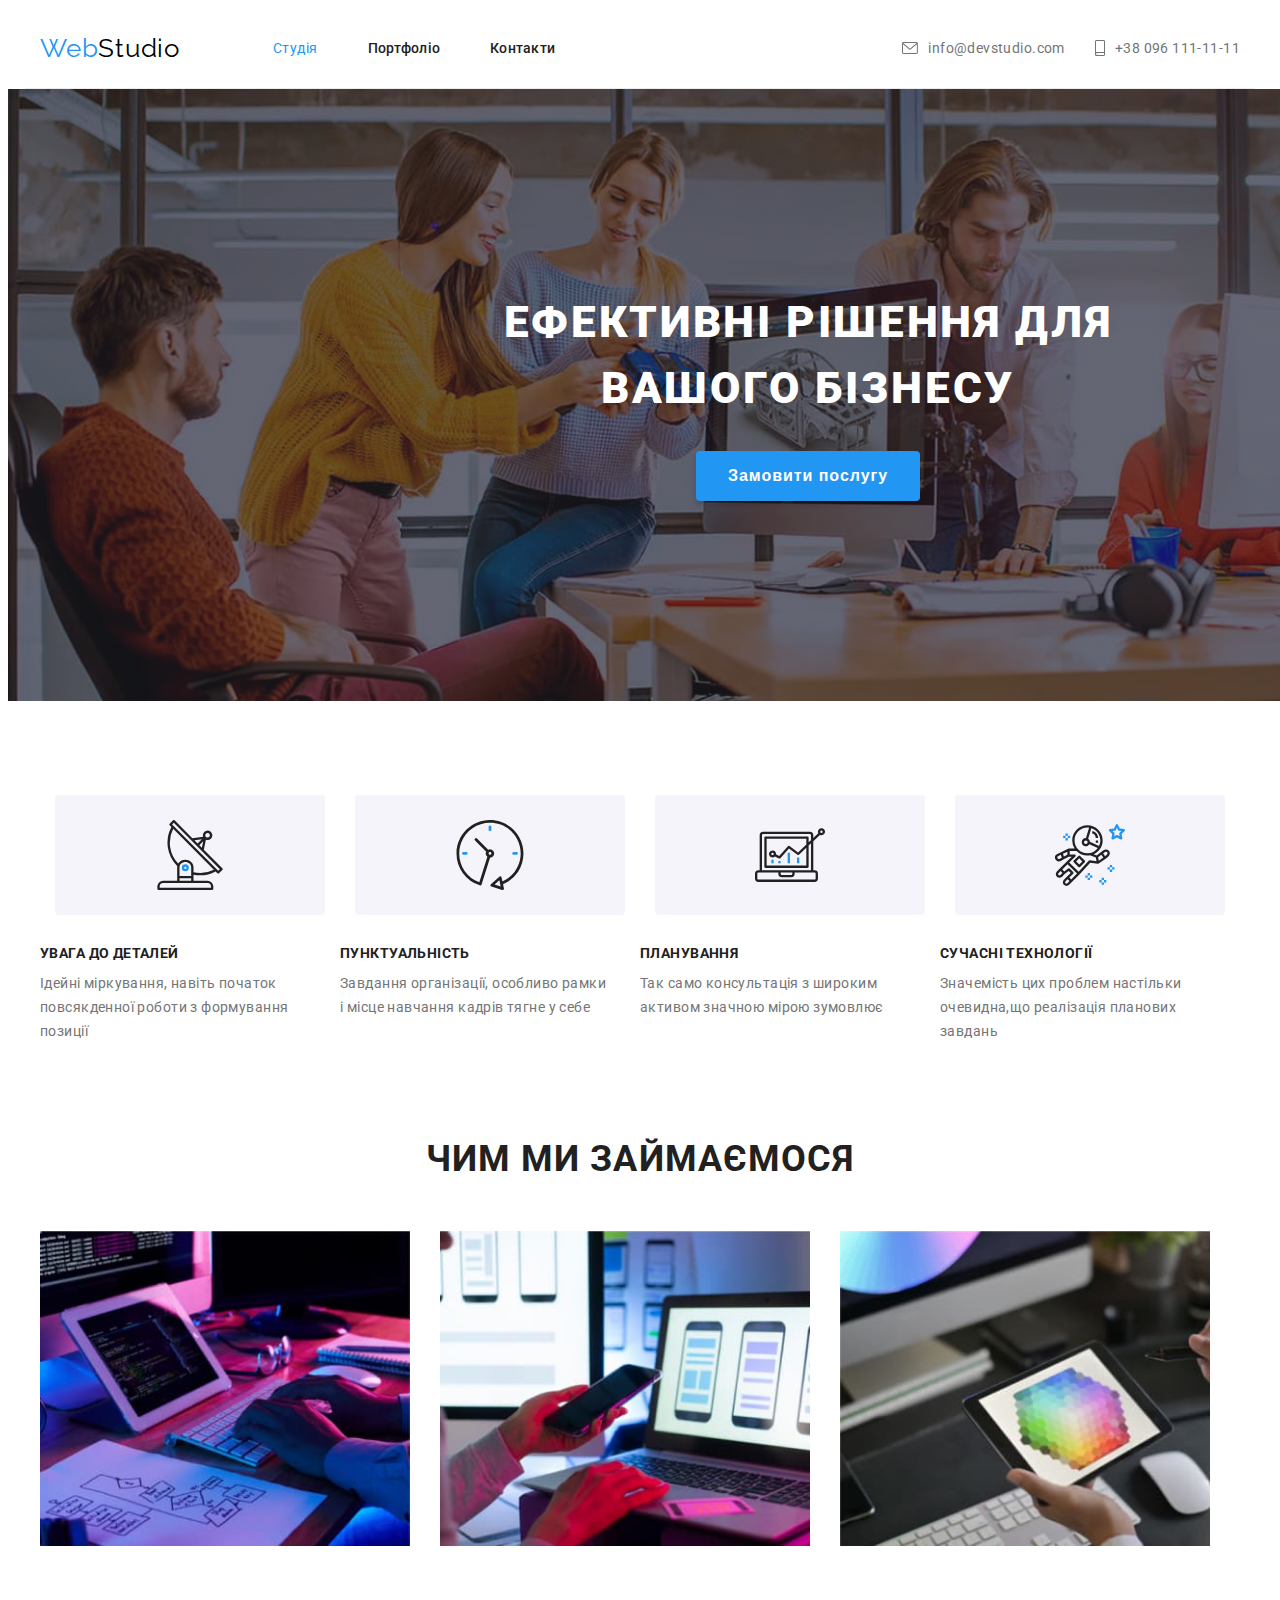
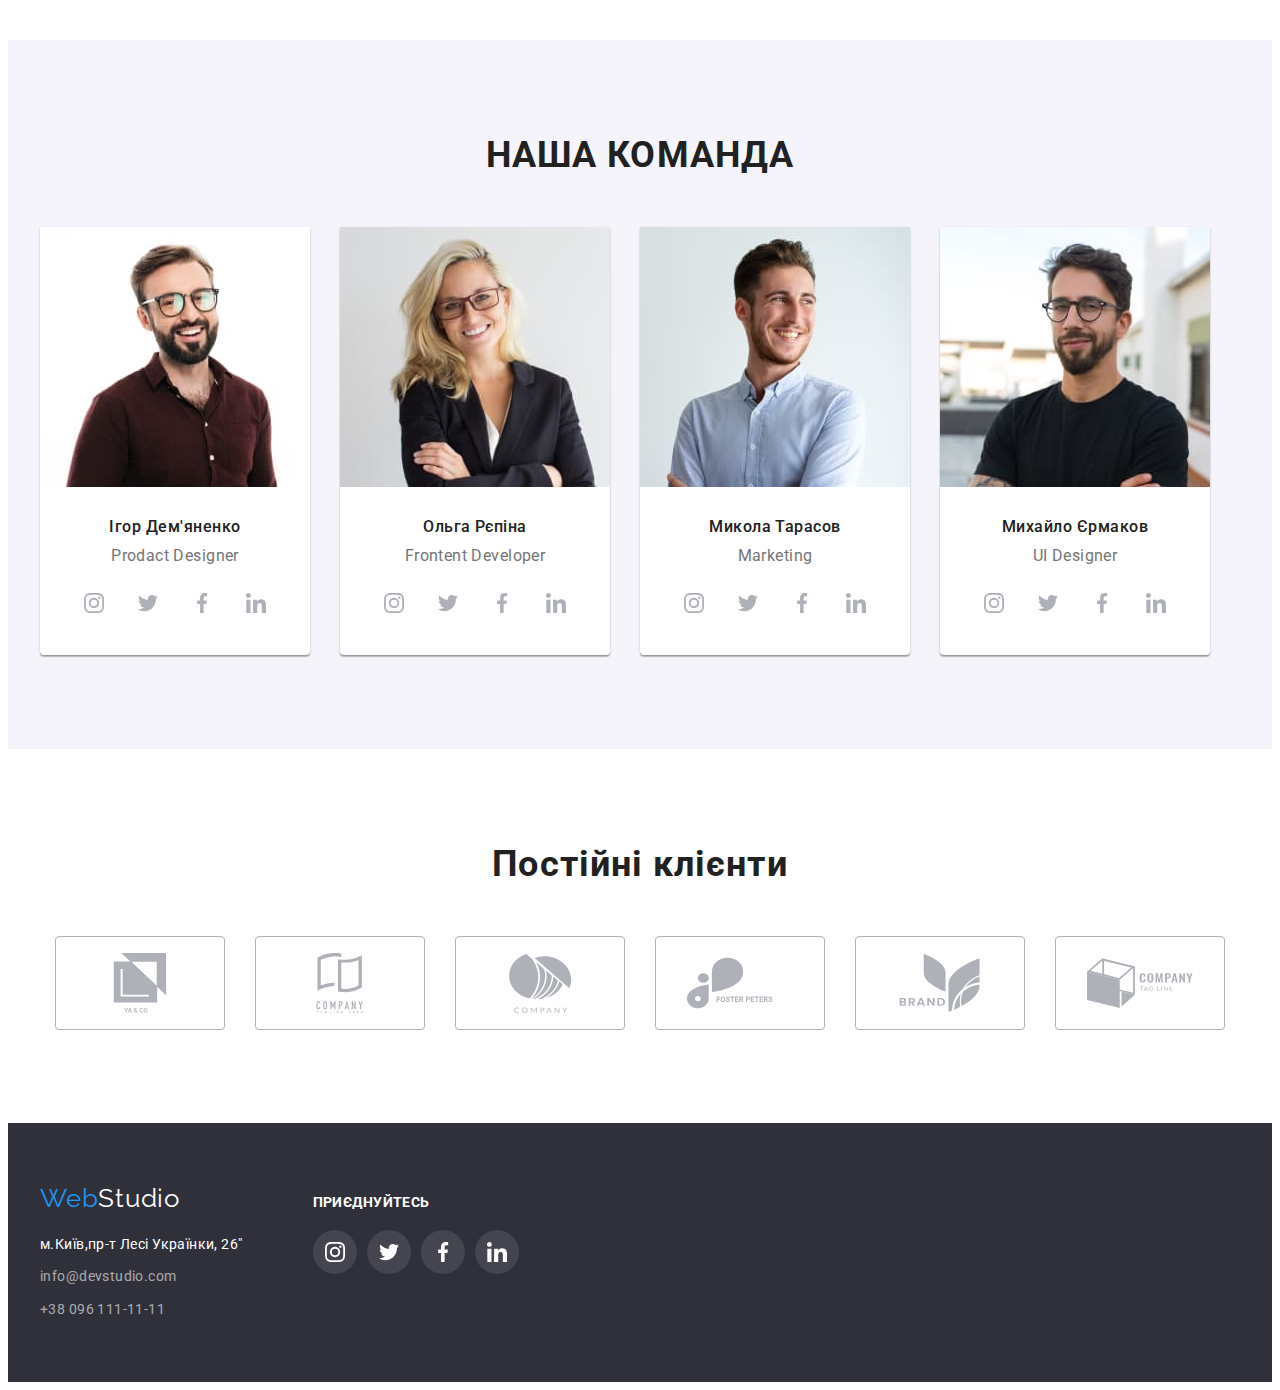
<file: index.html>
<!DOCTYPE html>
<html lang="en">
  <head>
    <meta charset="UTF-8" >
    <meta http-equiv="X-UA-Compatible" content="IE=edge" >
    <meta name="viewport" content="width=device-width, initial-scale=1.0" >
    <title>Document</title>
<link rel="preconnect" href="https://fonts.googleapis.com">
<link rel="preconnect" href="https://fonts.gstatic.com" crossorigin>
<link href="https://fonts.googleapis.com/css2?family=Raleway:wght@700&family=Roboto:wght@400;500;700;900&display=swap"
  rel="stylesheet">
  <link rel="stylesheet" href="https://cdnjs.cloudflare.com/ajax/libs/modern-normalize/1.1.0/modern-normalize.min.css" integrity="sha512-wpPYUAdjBVSE4KJnH1VR1HeZfpl1ub8YT/NKx4PuQ5NmX2tKuGu6U/JRp5y+Y8XG2tV+wKQpNHVUX03MfMFn9Q==" crossorigin="anonymous" referrerpolicy="no-referrer" />
    <link rel="stylesheet" href="css/styles.css">
  </head>
  <body>
    <header>
      <div class="container start">
      <nav class="site-nav">
        <a class="logo" href="./index.html" rel="home">Web<span>Studio</span></a>
        <ul class="menu">
          <li class="iten">
            <a class="text" href="./index.html">Студія</a>
          </li>
          <li class="iten" >
            <a class="page" href="./portfolio.html">Портфоліо</a>
          </li>
          <li class="iten">
            <a class="page" href="./">Контакти</a>
          </li>
        </ul>
     
    </nav>
    <ul class="cont">
       
      <li class="contacts">
       
         <a class="mail" href="mailto:info@devstudio.com">
          <svg class="contact-icon" width="16" height="12">
            <use href="./images/icons.svg#icon-envelope-hover"></use>
           </svg>
          info@devstudio.com</a>
       
    </li>

      <li class="contacts">
       
         <a class="tel" href="tel:+380961111111">
          <svg class="contact-icon" width="10" height="16">
            <use href="./images/icons.svg#icon-smartphone"></use>
           </svg>
          +38 096 111-11-11</a>
     
      </li>

    </ul>
  </div>
    </header>
    <main>
      <div class="bunner">
      <section class="section hero">
        <div class="container">
        <h1 class="hero-title">ЕФЕКТИВНІ РІШЕННЯ ДЛЯ ВАШОГО БІЗНЕСУ</h1>
        <button class="button" type="button">
          Замовити послугу
        </button>
        </div>
      </section>
      </div>
      <section class="section">
        <div class="container">
        <h2 class="visually-hidden">НАШІ ПЕРЕВАГИ</h2>
        <ul class="details">
          <li class="details-item">
           <div class="details-link">
          <svg class="details-icon" width="70" height="70">
            <use href="./images/icons.svg#icon-antenna-1"></use>
           </svg>
          </div>
         
        </li>
        <li class="details-item">
          <div class="details-link">
         <svg class="details-icon" width="70" height="70">
           <use href="./images/icons.svg#icon-clock-1"></use>
          </svg>
         
       </li>
       <li class="details-item">
        <div class="details-link">
       <svg class="details-icon" width="70" height="70">
         <use href="./images/icons.svg#icon-diagram-1"></use>
        </svg>
       
     </li>
     <li class="details-item">
      <div class="details-link">
     <svg class="details-icon" width="70" height="70">
       <use href="./images/icons.svg#icon-astronaut-1"></use>
      </svg>
     
   </li>
        </ul>
        <ul class="work-list">
          <li class="feature"> 
            <h3 class="title" >УВАГА ДО ДЕТАЛЕЙ</h3>
            <p class="essence">
              Ідейні міркування, навіть початок повсякденної роботи з формування
              позиції
            </p>
          </li>
          <li class="feature">
            <h3 class="title">ПУНКТУАЛЬНІСТЬ</h3>
            <p class="essence" >
              Завдання організації, особливо рамки і місце навчання кадрів тягне
              у себе
            </p>
          </li>
          <li class="feature">
            <h3 class="title">ПЛАНУВАННЯ</h3>
            <p class="essence" >
              Так само консультація з широким активом значною мірою зумовлює
            </p>
          </li>
          <li class="feature">
            <h3 class="title" >СУЧАСНІ ТЕХНОЛОГІЇ</h3>
            <p class="essence">
              Значемість цих проблем настільки очевидна,що реалізація планових
              завдань
            </p>
          </li>
        </ul>
        </div>
      </section>
      <section class="section works">
        <div class="container">
        <h2 class="skills">ЧИМ МИ ЗАЙМАЄМОСЯ</h2>
        <ul class="foto">
          <li class="foto-img"><img src="./images/box1.jpg" alt="Розробка" width="370" height="294"></li>
          <li class="foto-img"><img src="./images/box2.jpg" alt="Дизайн" width="370" height="294"></li>
          <li class="foto-img"><img src="./images/box3.jpg" alt="Аналітика" width="370" height="294"></li>
        </ul>
        </div>
      </section>
      <section class="section teams">
        <div class="container">
        <h2  class="specialists">НАША КОМАНДА</h2>
        <ul class="group">
          <li class="team">
            <img class="team-picture" src="./images/team1.jpg" alt="Спеціаліст №1" width="270" height="260">
            <h3 class="name">Ігор Дем'яненко</h3>
            <p class="activity">Prodact Designer</p>
            <ul class="socials">
              <li class="socials-item">
               <a class="socials-link" href="http://instagram.com" target="_blank" rel="noopener noreferrer">
              <svg class="socials-icon" width="20" height="20">
                <use href="./images/icons.svg#icon-instagram"></use>
               </svg>
               </a>
              </li>
              <li class="socials-item">
                <a class="socials-link" href="http://instagram.com" target="_blank" rel="noopener noreferrer">
               <svg class="socials-icon" width="20" height="20">
                 <use href="./images/icons.svg#icon-twitter"></use>
                </svg>
                </a>
               </li>
               <li class="socials-item">
                <a class="socials-link" href="http://instagram.com" target="_blank" rel="noopener noreferrer">
               <svg class="socials-icon" width="20" height="20">
                 <use href="./images/icons.svg#icon-facebook"></use>
                </svg>
                </a>
               </li>
               <li class="socials-item">
                <a class="socials-link" href="http://instagram.com" target="_blank" rel="noopener noreferrer">
               <svg class="socials-icon" width="20" height="20">
                 <use href="./images/icons.svg#icon-linkedin"></use>
                </svg>
                </a>
               </li>
        </ul>
          <li class="team">
            <img class="team-picture" src="./images/team2.jpg" alt="Спеціаліст №2" width="270" height="260">
            <h3 class="name">Ольга Рєпіна</h3>
            <p class="activity">Frontent Developer</p>
            <ul class="socials">
              <li class="socials-item">
                
              
               <a class="socials-link" href="http://instagram.com" target="_blank" rel="noopener noreferrer">
              <svg class="socials-icon" width="20" height="20">
                <use href="./images/icons.svg#icon-instagram"></use>
               </svg>
               </a>
            </li>
              
              <li class="socials-item">
              
                <a class="socials-link" href="http://instagram.com" target="_blank" rel="noopener noreferrer">
               <svg class="socials-icon" width="20" height="20">
                 <use href="./images/icons.svg#icon-twitter"></use>
                </svg>
                </a>
            
               </li>
               <li class="socials-item">
                
                <a class="socials-link" href="http://instagram.com" target="_blank" rel="noopener noreferrer">
               <svg class="socials-icon" width="20" height="20">
                 <use href="./images/icons.svg#icon-facebook"></use>
                </svg>
                </a>
            
               </li>
               <li class="socials-item">
               
                <a class="socials-link" href="http://instagram.com" target="_blank" rel="noopener noreferrer">
               <svg class="socials-icon" width="20" height="20">
                 <use href="./images/icons.svg#icon-linkedin"></use>
                </svg>
                </a>
             
               </li>
        </ul>
          </li>
          <li class="team">
            <img class="team-picture" src="./images/team3.jpg" alt="Спеціаліст №3" width="270" height="260">
            <h3 class="name">Микола Тарасов</h3>
            <p class="activity">Marketing</p>
            <ul class="socials">
              <li class="socials-item">
               <a class="socials-link" href="http://instagram.com" target="_blank" rel="noopener noreferrer">
              <svg class="socials-icon" width="20" height="20">
                <use href="./images/icons.svg#icon-instagram"></use>
               </svg>
               </a>
              </li>
              <li class="socials-item">
                <a class="socials-link" href="http://instagram.com" target="_blank" rel="noopener noreferrer">
               <svg class="socials-icon" width="20" height="20">
                 <use href="./images/icons.svg#icon-twitter"></use>
                </svg>
                </a>
               </li>
               <li class="socials-item">
                <a class="socials-link" href="http://instagram.com" target="_blank" rel="noopener noreferrer">
               <svg class="socials-icon" width="20" height="20">
                 <use href="./images/icons.svg#icon-facebook"></use>
                </svg>
                </a>
               </li>
               <li class="socials-item">
                <a class="socials-link" href="http://instagram.com" target="_blank" rel="noopener noreferrer">
               <svg class="socials-icon" width="20" height="20">
                 <use href="./images/icons.svg#icon-linkedin"></use>
                </svg>
                </a>
               </li>
        </ul>
          </li>
          <li class="team">
            <img class="team-picture" src="./images/team4.jpg" alt="Спеціаліст №4" width="270" height="260">
            <h3 class="name">Михайло Єрмаков</h3>
            <p class="activity">UI Designer</p>
            <ul class="socials">
              <li class="socials-item">
               <a class="socials-link" href="http://instagram.com" target="_blank" rel="noopener noreferrer">
              <svg class="socials-icon" width="20" height="20">
                <use href="./images/icons.svg#icon-instagram"></use>
               </svg>
               </a>
              </li>
              <li class="socials-item">
                <a class="socials-link" href="http://instagram.com" target="_blank" rel="noopener noreferrer">
               <svg class="socials-icon" width="20" height="20">
                 <use href="./images/icons.svg#icon-twitter"></use>
                </svg>
                </a>
               </li>
               <li class="socials-item">
                <a class="socials-link" href="http://instagram.com" target="_blank" rel="noopener noreferrer">
               <svg class="socials-icon" width="20" height="20">
                 <use href="./images/icons.svg#icon-facebook"></use>
                </svg>
                </a>
               </li>
               <li class="socials-item">
                <a class="socials-link" href="http://instagram.com" target="_blank" rel="noopener noreferrer">
               <svg class="socials-icon" width="20" height="20">
                 <use href="./images/icons.svg#icon-linkedin"></use>
                </svg>
                </a>
               </li>
        </ul>
          </li>
        </ul>
        </div>
      </section>
      <section class="section">
        <div class="container">
          <h2 class="customers">Постійні клієнти</h2>
          <ul class="our-customers">
            <li class="customer-box">
             
                <a class="customer-link" href="http://" target="_blank" rel="noopener noreferrer">
                  <svg class="customer-icon" width="106" height="60">
                    <use href="./images/icons.svg#icon-group"></use>
                   </svg>
                   </a>
             
            </li>
            <li class="customer-box">
              
                <a class="customer-link" href="http://" target="_blank" rel="noopener noreferrer">
                  <svg class="customer-icon" width="106" height="60">
                    <use href="./images/icons.svg#icon-group-1"></use>
                   </svg>
                   </a>
             
            </li>
            <li class="customer-box" >
             
                <a class="customer-link" href="http://" target="_blank" rel="noopener noreferrer">
                  <svg class="customer-icon" width="106" height="60">
                    <use href="./images/icons.svg#icon-group-2"></use>
                   </svg>
                   </a>
            
            </li>
            <li class="customer-box">
              
                <a class="customer-link" href="http://" target="_blank" rel="noopener noreferrer">
                  <svg class="customer-icon" width="106" height="60">
                    <use href="./images/icons.svg#icon-group-3"></use>
                   </svg>
                   </a>
             
            </li>
            <li class="customer-box">
              
                <a class="customer-link" href="http://" target="_blank" rel="noopener noreferrer">
                  <svg class="customer-icon" width="106" height="60">
                    <use href="./images/icons.svg#icon-group-4"></use>
                   </svg>
                   </a>
             
            </li>
            <li class="customer-box">
             
                <a class="customer-link" href="http://" target="_blank" rel="noopener noreferrer">
                  <svg class="customer-icon" width="106" height="60">
                    <use href="./images/icons.svg#icon-group-5"></use>
                   </svg>
                   </a>
             
            </li>
          </ul>
        </div>
      </section>
    </main>
    <footer class="page-footer">
      <div class="container block-footer">
        <div>
        <a class="logo-f" href="./index.html" rel="home">Web<span>Studio</span></a>
       <ul class="feedback">
        <li class="footer-feedback"><a class="map" href="./https://www.google.com/maps">м.Київ,пр-т Лесі Українки, 26"</a></li>
        <li class="footer-feedback"><a class="f-mail" href="mailto:info@devstudio.com">info@devstudio.com</a></li>
        <li class="footer-feedback"><a class="f-tel" href="tel:+380961111111">+38 096 111-11-11</a></li>
      </ul>
    </div>
      <div class="footer-icons">
        <h4 class="footer-header">ПРИЄДНУЙТЕСЬ</h4>
      <ul class="f-links">
        <li class="footer-item">
          <a class="footer-link" href="http://instagram.com" target="_blank" rel="noopener noreferrer">
         <svg class="footer-icon" width="20" height="20">
           <use href="./images/icons.svg#icon-instagram"></use>
          </svg>
          </a>
         </li>
         <li class="footer-item">
           <a class="footer-link" href="http://instagram.com" target="_blank" rel="noopener noreferrer">
          <svg class="footer-icon" width="20" height="20">
            <use href="./images/icons.svg#icon-twitter"></use>
           </svg>
           </a>
          </li>
          <li class="footer-item">
           <a class="footer-link" href="http://instagram.com" target="_blank" rel="noopener noreferrer">
          <svg class="footer-icon" width="20" height="20">
            <use href="./images/icons.svg#icon-facebook"></use>
           </svg>
           </a>
          </li>
          <li class="footer-item">
           <a class="footer-link" href="http://instagram.com" target="_blank" rel="noopener noreferrer">
          <svg class="footer-icon" width="20" height="20">
            <use href="./images/icons.svg#icon-linkedin"></use>
           </svg>
           </a>
          </li>
      </ul>
    </div>
    </div>
      
    </footer>
    </body>
    
    </html>
</file>
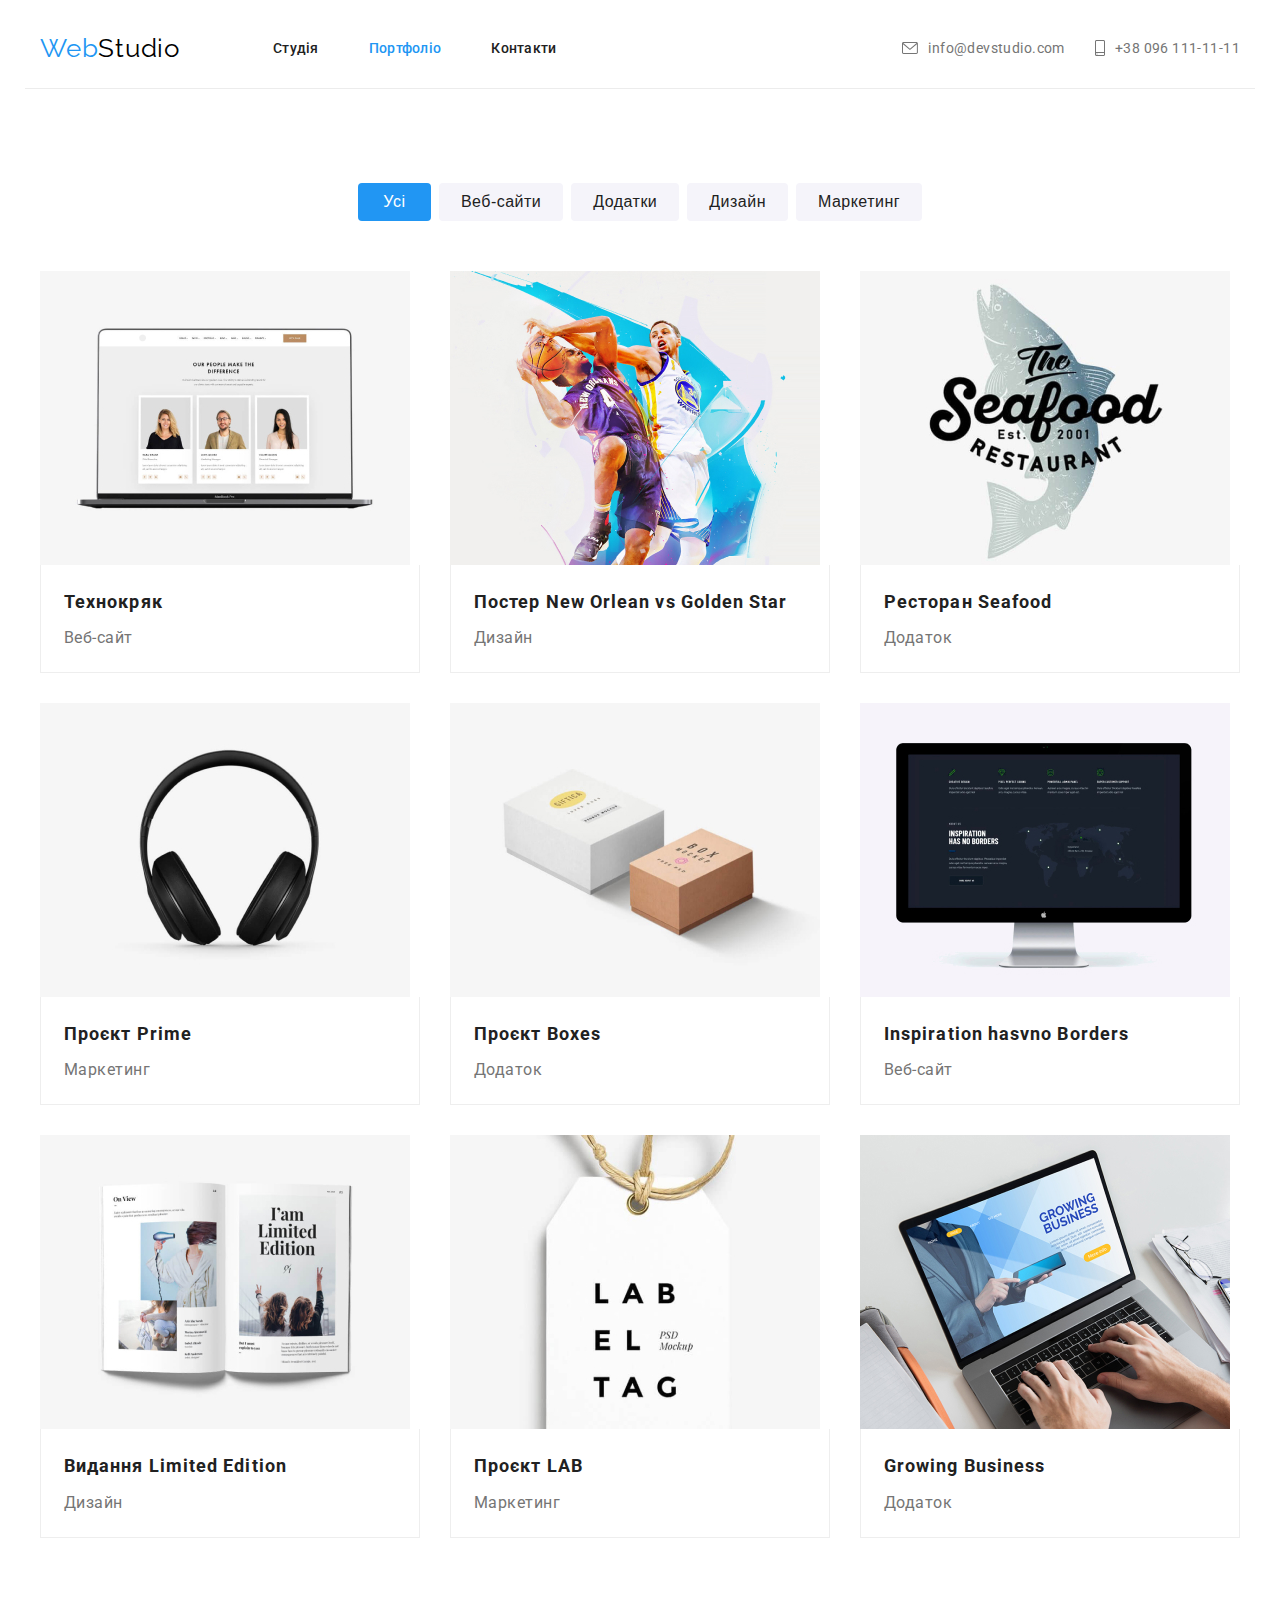
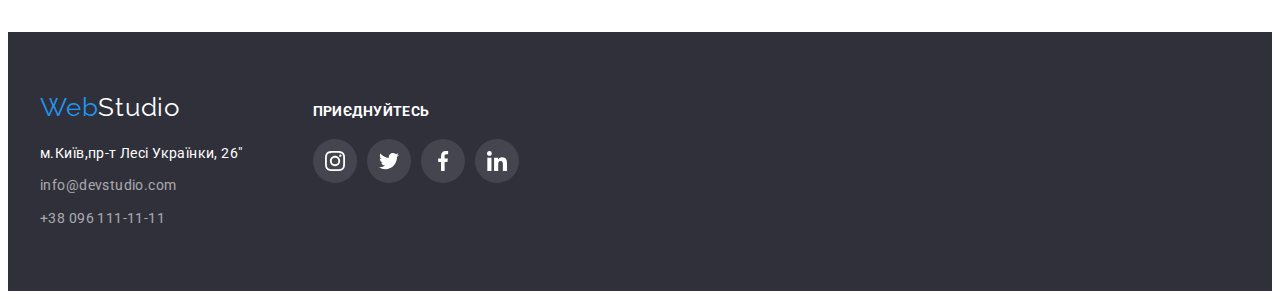
<file: portfolio.html>
<!DOCTYPE html>
<html lang="en">
<head>
    <meta charset="UTF-8">
    <meta http-equiv="X-UA-Compatible" content="IE=edge">
    <meta name="viewport" content="width=device-width, initial-scale=1.0">
    <title>Document</title>
<link rel="preconnect" href="https://fonts.googleapis.com">
<link rel="preconnect" href="https://fonts.gstatic.com" crossorigin>
<link href="https://fonts.googleapis.com/css2?family=Raleway:wght@700&family=Roboto:wght@400;500;700;900&display=swap"
    rel="stylesheet">
    <link rel="stylesheet" href="https://cdnjs.cloudflare.com/ajax/libs/modern-normalize/1.1.0/modern-normalize.min.css" integrity="sha512-wpPYUAdjBVSE4KJnH1VR1HeZfpl1ub8YT/NKx4PuQ5NmX2tKuGu6U/JRp5y+Y8XG2tV+wKQpNHVUX03MfMFn9Q==" crossorigin="anonymous" referrerpolicy="no-referrer" />
    <link rel="stylesheet" href="css/styles.css">
</head>
<body>
    <header>
      <div class="container start">
        <nav class="site-nav">
          <a class="logo" href="./index.html" rel="home">Web<span>Studio</span></a>
          <ul class="menu">
            <li class="iten">
              <a class="page" href="./index.html">Студія</a>
            </li>
            <li class="iten" >
              <a class="page portf" href="./portfolio.html">Портфоліо</a>
            </li>
            <li class="iten">
              <a class="page" href="./">Контакти</a>
            </li>
          </ul>
       
      </nav>
       <ul class="cont">
         
          <li class="contacts">
         
             <a class="mail" href="mailto:info@devstudio.com">
              <svg class="contact-icon" width="16" height="12">
                <use href="./images/icons.svg#icon-envelope-hover"></use>
               </svg>
              info@devstudio.com</a>
           
        </li>
  
          <li class="contacts">
            
             <a class="tel" href="tel:+380961111111">
              <svg class="contact-icon" width="10" height="16">
                <use href="./images/icons.svg#icon-smartphone"></use>
               </svg>
              +38 096 111-11-11</a>
          
          </li>
  
        </ul>
    </div> 
      </header>
<main>
    <section class="section">
        <div class="container">
         <h1 class="visually-hidden">Послуги</h1>
         <ul class="bt">
        <li class="btns"><button class="btn-group all "type="button">Усі</button></li>
        <li class="btns"><button class="btn-group other" type="button">Веб-сайти</button></li>
        <li class="btns"><button class="btn-group other" type="button">Додатки</button></li>
        <li class="btns"><button class="btn-group other" type="button">Дизайн</button></li>
        <li class="btns"><button class="btn-group other" type="button">Маркетинг</button></li>
        </ul>
         <ul class="project">
               <li class="bloc"> 
          
                <a class="main-foto" href=""><img src="./images-portfolio/img1.jpg" alt="картинка1" width="370" height="294">
                <div class="poster"> 
                <h2 class="project-name">Технокряк</h2>
                <p class="project-deal">Веб-сайт</p>
              </div>
               </a>
            
               </li>

                <li class="bloc">
              
                <a class="main-foto" href=""><img src="./images-portfolio/img2.jpg" alt="картинка2" width="370" height="294">
                <div class="poster">
                <h2 class="project-name">Постер New Orlean vs Golden Star</h2>
                 <p class="project-deal">Дизайн</p>
                </div>
              </a>
           
                </li>

                <li class="bloc">
               
                <a class="main-foto" href=""><img src="./images-portfolio/img3.jpg" alt="картинка3" width="370" height="294">
                 <div class="poster">
                <h2 class="project-name">Ресторан Seafood</h2>
                 <p class="project-deal">Додаток</p>
                </div>
              </a>
           
                </li>
          
                <li class="bloc">
                
                <a class="main-foto" href=""><img src="./images-portfolio/img4.jpg" alt="картинка4" width="370" height="294">
                  <div class="poster">
                  <h2 class="project-name">Проєкт Prime</h2>
                 <p class="project-deal">Маркетинг</p>
                </div> 
              </a>
            
                </li>
                <li class="bloc">
                
                 <a class="main-foto" href=""><img src="./images-portfolio/img5.jpg" alt="картинка5" width="370" height="294">
                 <div class="poster">
                 <h2 class="project-name">Проєкт Boxes</h2>
                <p class="project-deal">Додаток</p>
              </div> 
            </a>
               
                </li>
                
                <li class="bloc">
               
                <a class="main-foto" href=""><img src="./images-portfolio/img6.jpg" alt="картинка6" width="370" height="294">
                <div class="poster"> 
                <h2 class="project-name">Inspiration hasvno Borders </h2>
                 <p class="project-deal">Веб-сайт</p>
                </div> 
                </a>
           
              </li>
                <li class="bloc">
                 
                <a class="main-foto" href=""><img src="./images-portfolio/img7.jpg" alt="картинка7" width="370" height="294">
                <div class="poster"> 
                <h2 class="project-name">Видання Limited Edition</h2>
                 <p class="project-deal">Дизайн</p>
                </div> 
              </a>
        
                </li>
                
                <li class="bloc">
                 
                <a class="main-foto" href=""><img src="./images-portfolio/img8.jpg" alt="картинка8" width="370" height="294">
                <div class="poster">
                <h2 class="project-name">Проєкт LAB</h2>
                 <p class="project-deal">Маркетинг</p>
                </div> 
              </a>
            
                </li>

                <li class="bloc">
                 
                 <a class="main-foto" href=""><img src="./images-portfolio/img9.jpg" alt="картинка9" width="370" height="294">
                 <div class="poster">
                 <h2 class="project-name">Growing Business</h2>
                 <p class="project-deal">Додаток</p>
                </div> 
              </a>
         
                </li>
            </ul>
        </div>
    </section>
</main>
<footer class="page-footer">
  <div class="container block-footer">
    <div>
    <a class="logo-f" href="./index.html" rel="home">Web<span>Studio</span></a>
   <ul class="feedback">
    <li class="footer-feedback"><a class="map" href="./https://www.google.com/maps">м.Київ,пр-т Лесі Українки, 26"</a></li>
    <li class="footer-feedback"><a class="f-mail" href="mailto:info@devstudio.com">info@devstudio.com</a></li>
    <li class="footer-feedback"><a class="f-tel" href="tel:+380961111111">+38 096 111-11-11</a></li>
  </ul>
</div>
  <div class="footer-icons">
    <h4 class="footer-header">ПРИЄДНУЙТЕСЬ</h4>
  <ul class="f-links">
    <li class="footer-item">
      <a class="footer-link" href="http://instagram.com" target="_blank" rel="noopener noreferrer">
     <svg class="footer-icon" width="20" height="20">
       <use href="./images/icons.svg#icon-instagram"></use>
      </svg>
      </a>
     </li>
     <li class="footer-item">
       <a class="footer-link" href="http://instagram.com" target="_blank" rel="noopener noreferrer">
      <svg class="footer-icon" width="20" height="20">
        <use href="./images/icons.svg#icon-twitter"></use>
       </svg>
       </a>
      </li>
      <li class="footer-item">
       <a class="footer-link" href="http://instagram.com" target="_blank" rel="noopener noreferrer">
      <svg class="footer-icon" width="20" height="20">
        <use href="./images/icons.svg#icon-facebook"></use>
       </svg>
       </a>
      </li>
      <li class="footer-item">
       <a class="footer-link" href="http://instagram.com" target="_blank" rel="noopener noreferrer">
      <svg class="footer-icon" width="20" height="20">
        <use href="./images/icons.svg#icon-linkedin"></use>
       </svg>
       </a>
      </li>
  </ul>
</div>
</div>
  
  </footer>
</body>
</html>
</file>
<file: css/styles.css>
:root{
    --primary-text-color:#757575;
    --title-text-color:#212121;
    --accent-color:#2196f3;
    --primary-bg-color:#fff;
    --btn-bg-color:#188CE8;
    --border-color: #eeeeee;
}
body {
    font-family: 'Roboto', sans-serif;
    color: var(--primary-text-color);
    font-size: 14px;
    letter-spacing: 0.03em;
    background-color: var(--primary-bg-color);
}
ul{
    list-style: none;
    margin: 0;
    padding: 0;
}
a {
    text-decoration: none;
    margin: 0;
    padding: 0;
    color: inherit;
}
h1, h2, h3, h4, p{
    margin: 0;
}
img{
    display: block;
    max-width: 100%;
    height: auto;
}
.container{

width: 1200px;
padding-left: 15px;
padding-right: 15px;
margin-left: auto;
margin-right: auto;
}

 .start{
    display: flex;
    border-bottom: 1px solid #ececec;
}
.section{
    padding-top: 94px;
    padding-bottom: 94px;

}

.site-nav{
    display: flex;

    align-items: center;
   
}

.menu {
    display: flex;
    padding-inline-start: 0px;

}
.menu .iten:not(:last-child)
{
    margin-right: 50px;
}

.logo{
    display: inline-block;
    padding-top: 24px;
    padding-bottom: 24px;
    margin-right: 93px;


    font-family: 'Raleway', sans-serif; 
    color:var(--accent-color);
    font-size: 26px;
    text-decoration: none;
    letter-spacing: 0.03em;
}
.logo span {
  color:#000;
}

.menu  .page{
    display: block;
   font-weight: 500;
    color: var(--title-text-color);
    letter-spacing: 0.02em;
    padding-top: 32px;
    padding-bottom: 32px;
}

.page:focus, 
.page:hover {
    color: var(--accent-color);

} 

.menu .text{
    display: block;
    color:var(--accent-color);
    padding-top: 32px;
    padding-bottom: 32px;
   
}
.cont{
    display: flex;

    gap: 30px;
    margin-left: auto;
}

.contacts{
    display: flex;
    justify-content: center;
    align-items: center;
}

    
 .contact-link:hover{
        fill:var(--btn-bg-color);
    }

.contact-icon{
    margin-right: 10px;
    fill: var(--primary-text-color);
}
.mail{
    display: flex;
    align-items: center;
    justify-content: center;
    padding-top: 32px;
    padding-bottom: 32px;
    color: var(--primary-text-color);
   
}
.tel {
    display: flex;
    align-items: center;
    padding-top: 32px;
    padding-bottom: 32px;
 color:var(--primary-text-color) ;


}

.mail:focus{
    color: var(--accent-color);
}
.mail:focus .contact-icon{
    fill: var(--accent-color);
}

.mail:hover{
    color: var(--accent-color);
}
.mail:hover .contact-icon{
    fill: var(--accent-color);
}



.tel:focus{
    color: var(--accent-color);
}
.tel:focus .contact-icon{
    fill: var(--accent-color);
}
.tel:hover{
    color: var(--accent-color);
}
.tel:hover .contact-icon{
    fill: var(--accent-color);
}

   
.hero {
 text-align: center;
 margin-top: auto;
 padding-top: 200px;
 padding-bottom: 200px;
 width: 1600px;
 height: 100%;
 margin-left: auto;
 margin-right: auto;
 background-image: linear-gradient( rgba(47, 48, 58, 0.4), rgba(47, 48, 58, 0.4)),
url(../images/mainfon.jpg); 

background-repeat: no-repeat;
background-position: center;
background-color: #2f303A;
background-size: cover;
}


.hero-title {
 color:var(--primary-bg-color);
 font-size: 44px;
 font-weight: 900;
 letter-spacing: 0.06em;
 line-height: 1.5;
 margin-right: 0px;
 margin-bottom: 30px;
 width: 696px;
margin-left: auto;
margin-right: auto;
}
.button{
text-align: center;
padding: 10px 32px;
background-color: var(--accent-color);
color: var(--primary-bg-color);
font-size: 16px;
font-weight: 700;
letter-spacing: 0.06em;
line-height: 1.9;
border-radius: 4px;
border: 0;
cursor: pointer;
box-shadow: 0px 4px 4px rgba(0, 0, 0, 0.15);

}
.button:focus, 
.button:hover{
    color: var(--primary-bg-color);
    background-color: var(--btn-bg-color);
}
.visually-hidden {
    position: absolute;
    white-space: nowrap;
    width: 1px;
    height: 1px;
    overflow: hidden;
    border: 0;
    padding: 0;
    clip: rect(0 0 0 0);
    clip-path: inset(50%);
    margin: -1px;
}

.details{
    display: flex;
    justify-content: center;
    align-items: center;
    gap: 30px;
    margin-bottom: 30px;
}

.details-link{
    display: flex;
    justify-content: center;
    align-items: center;
    width: 270px;
    height: 120px;
     background-color:  #f5f4fa;
     border-radius: 4px;
     
}

.work-list{
    display: flex;
    flex-direction: row;
    margin-top: 0;
    margin-bottom: 0;
}

.work-list .title{
    color:var(--title-text-color);
    font-size: 14px;
    font-weight: 700;
    letter-spacing: 0.03em;
    line-height: 1.2;
    padding-bottom: 10px;
    margin-top: 0;
    margin-bottom: 0;
}
.feature{
    width: 270px;
}
.work-list .essence {
    font-weight: 400;
    line-height: 1.7;
}
.feature:not(:last-child){
margin-right: 30px;
}
.works{
    padding-top: 0;
}
.skills{
    text-align: center;
    color: var(--title-text-color);
    font-size: 36px;
    font-weight: 700;
    letter-spacing: 0.03em;
    line-height: 1.2;
    margin-top: 0px;
    margin-bottom: 50px;

}
.specialists {
    text-align: center;
    color: var(--title-text-color);
    font-size: 36px;
    font-weight: 700;
    letter-spacing: 0.03em;
    line-height: 1.2;
    margin-top: 0px;
    margin-bottom: 50px;
}

.foto{
    display: flex;
    margin-top: 0px;
    margin-bottom: 0px;
    padding-inline-start: 0px;
    
}


.foto-img:not(:last-child)
{ 
    margin-right: 30px;
}
.group{
display: flex;
     }

 .teams{
    background-color: #f5f4fa;
}
.team {
    background-color: var(--primary-bg-color);
    box-shadow: 0px 1px 3px rgba(0, 0, 0, 0.12), 0px 1px 1px rgba(0, 0, 0, 0.14), 0px 2px 1px rgba(0, 0, 0, 0.2);
    border-radius: 0px 0px 4px 4px;
}
.team:not(:last-child){
    margin-right: 30px;
}
.team-picture{
    
    margin-bottom: 30px;
}
.name {
    color: var(--title-text-color);
    font-size: 16px;
    font-weight: 500;
    letter-spacing: 0.03em;
    line-height: 1.2;
    margin-bottom: 10px;
    text-align: center;
}
.activity{
    font-size: 16px;
    font-weight: 400;
    line-height: 1.2;
    text-align: center;
    margin-bottom: 16px;
}
.socials{
    display: flex;
    justify-content: center;
    align-items: center;
    gap: 10px;
    margin-bottom: 30px;
}

.socials-link{
    display: flex;
    justify-content: center;
    align-items: center;
    width: 44px;
    height: 44px;
     background-color:  var(--primary-bg-color);
     border-radius: 50%;
}
.socials-item{
   
}
.socials-link:hover{
    background-color:var(--btn-bg-color);
}
.socials-link:hover .socials-icon{
    fill: var(--primary-bg-color);
}
.socials-link:focus{
    background-color:var(--btn-bg-color);
}
.socials-link:focus .socials-icon{
    fill: var(--primary-bg-color);
}
    


.socials-icon{
    fill: #afb1b8;
}
.customers{
    text-align: center;
    color: var(--title-text-color);
    font-size: 36px;
    font-weight: 700;
    letter-spacing: 0.03em;
    line-height: 1.2;
    margin-top: 0px;
    margin-bottom: 50px;
}
.our-customers{
    display: flex;
    justify-content: center;
    align-items: center;
    gap: 30px;
}
.customer-box{
    display: flex;
    justify-content: center;
    align-items: center;
    width: 170px;
    height: 92px;
   
}
.customer-link{
   display: flex;
   justify-content: center;
   align-items: center;
    width: 100%;
    height: 100%;
     background-color: #fff;
     border: 1px solid #afb1b8;
     border-radius: 4px;
     outline: transparent;
     }


     .customer-link:hover {
        border-color: var(--accent-color);
        cursor: pointer;
    }
    .customer-link:hover .customer-icon{
        fill: var(--accent-color);
    }

    .customer-link:focus{
        border-color: var(--accent-color);
        cursor: pointer;
    }
    .customer-link:focus .customer-icon{
        fill: var(--accent-color);
    }

    .customer-icon{
        fill: #afb1b8;
    }





.page-footer {

   background-color: #2f303A;
   padding-top: 60px;
   padding-bottom: 60px;

}

 .block-footer{
    display: flex;
    align-items: baseline;
    gap: 70px;
}
.page-footer .feedback {
    letter-spacing: 0.03em;
    line-height: 1.7;
}
.page-footer .feedback:hover {
    color:var(--accent-color);
}
.container .logo-f{
font-family: 'Raleway', sans-serif;
    color: var(--accent-color);
    font-size: 26px;
    letter-spacing: 0.03em;
    display:inline-flex;
    margin-bottom: 20px;

}
.logo-f span{
    color: var(--primary-bg-color);
}
.page-footer .map {
     color: var(--primary-bg-color);
     padding-inline-start: 0px;
     margin-top: 20px;
}

.f-mail:hover,
.f-mail:focus{
    color: var(--accent-color);
}
.f-tel:hover,
.f-tel:focus{
    color: var(--accent-color);
}

.footer-feedback:not(:last-child){
    margin-bottom: 9px;
}
.f-mail{
    color: rgba(255, 255, 255, 0.6);
}
.f-tel{
    color: rgba(255, 255, 255, 0.6);
margin-left: 0px;
}

.footer-header{
    text-align: left;
    color: var(--primary-bg-color);
    font-size: 14px;
    font-weight: 700;
    letter-spacing: 0.03em;
    line-height: 1.2;
    margin-bottom: 20px;
}
.footer-icons{
    display: block;
    justify-content: center;
}
.f-links{
    display: flex;
    justify-content: left;
    align-items: center;
    gap: 10px;
}

.footer-link{
    display: flex;
    justify-content: center;
    align-items: center;
    width: 44px;
    height: 44px;
     background-color: rgba(255, 255, 255, 0.1);
     border-radius: 50%;}

.footer-icon{
    fill: #fff
}
.footer-link:hover{
    background-color:var(--btn-bg-color);
}
.footer-link:focus{
    background-color: var(--btn-bg-color);
}



<!--portfolio-->



 .studia:hover,
 .studia:focus
{
    color: var(--accent-color);
}

 .menu .iten .studia{
    color: var(--title-text-color)
}
.menu .portf{
    color: var(--accent-color);
}
.bt{
    display: flex;
    margin-bottom: 50px;
    justify-content: center;
}
 .btns:not(:last-child){
    margin-right: 8px;
}
.btn-group{
    background-color: #f5f4fa;
    letter-spacing: 0.03em;
    font-size: 16px;
    color: var(--title-text-color);
    line-height: 26px;
     display: flex;
     text-align: center;
     border-radius: 4px;
     padding: 6px 22px;
     border:0px;
     cursor: pointer;
    
}

.other:focus,
.other:hover{
    color: var(--primary-bg-color);
    background-color:#188CE8 ;
    filter: drop-shadow(0px 4px 4px rgba(0, 0, 0, 0.25));
}

 .all{
    display: inline-block;
    background-color: var(--accent-color);
    color: var(--primary-bg-color);
    min-width: 73px;
    padding: 6px 25px;
    
}
.all:focus,
.all:hover {
    color:#188CE8 ;
    background-color: var(--primary-bg-color) ;
    filter: drop-shadow(0px 4px 4px rgba(0, 0, 0, 0.25));

}
.project{
    display: flex;
    flex-wrap: wrap;
    gap:30px
}
 .bloc{
     width: calc((100% - 30px*2) / 3);
}


.main-foto:hover,
.main-foto:focus{
    box-shadow: 0px 1px 1px rgba(0, 0, 0, 0.12), 0px 4px 4px rgba(0, 0, 0, 0.06), 1px 4px 6px rgba(0, 0, 0, 0.16);

}

.main-foto{
    display: block;
    outline: transparent;

}

.poster{
    border-bottom: 1px solid var(--border-color);
    border-left: 1px solid var(--border-color);
    border-right: 1px solid var(--border-color);
    padding-left: 23px;
    padding-top: 20px;
    padding-bottom: 19px;
}
.project-name {
    letter-spacing: 0.06em;
    font-size: 18px;
    color: var(--title-text-color);
    font-weight: 700;
    line-height: 1.9;
    margin-bottom: 4px;
}
.project-deal {
    font-size: 16px;
    color: var(--primary-text-color);
    letter-spacing:0.03em ;
    line-height: 30px;
}
</file>
